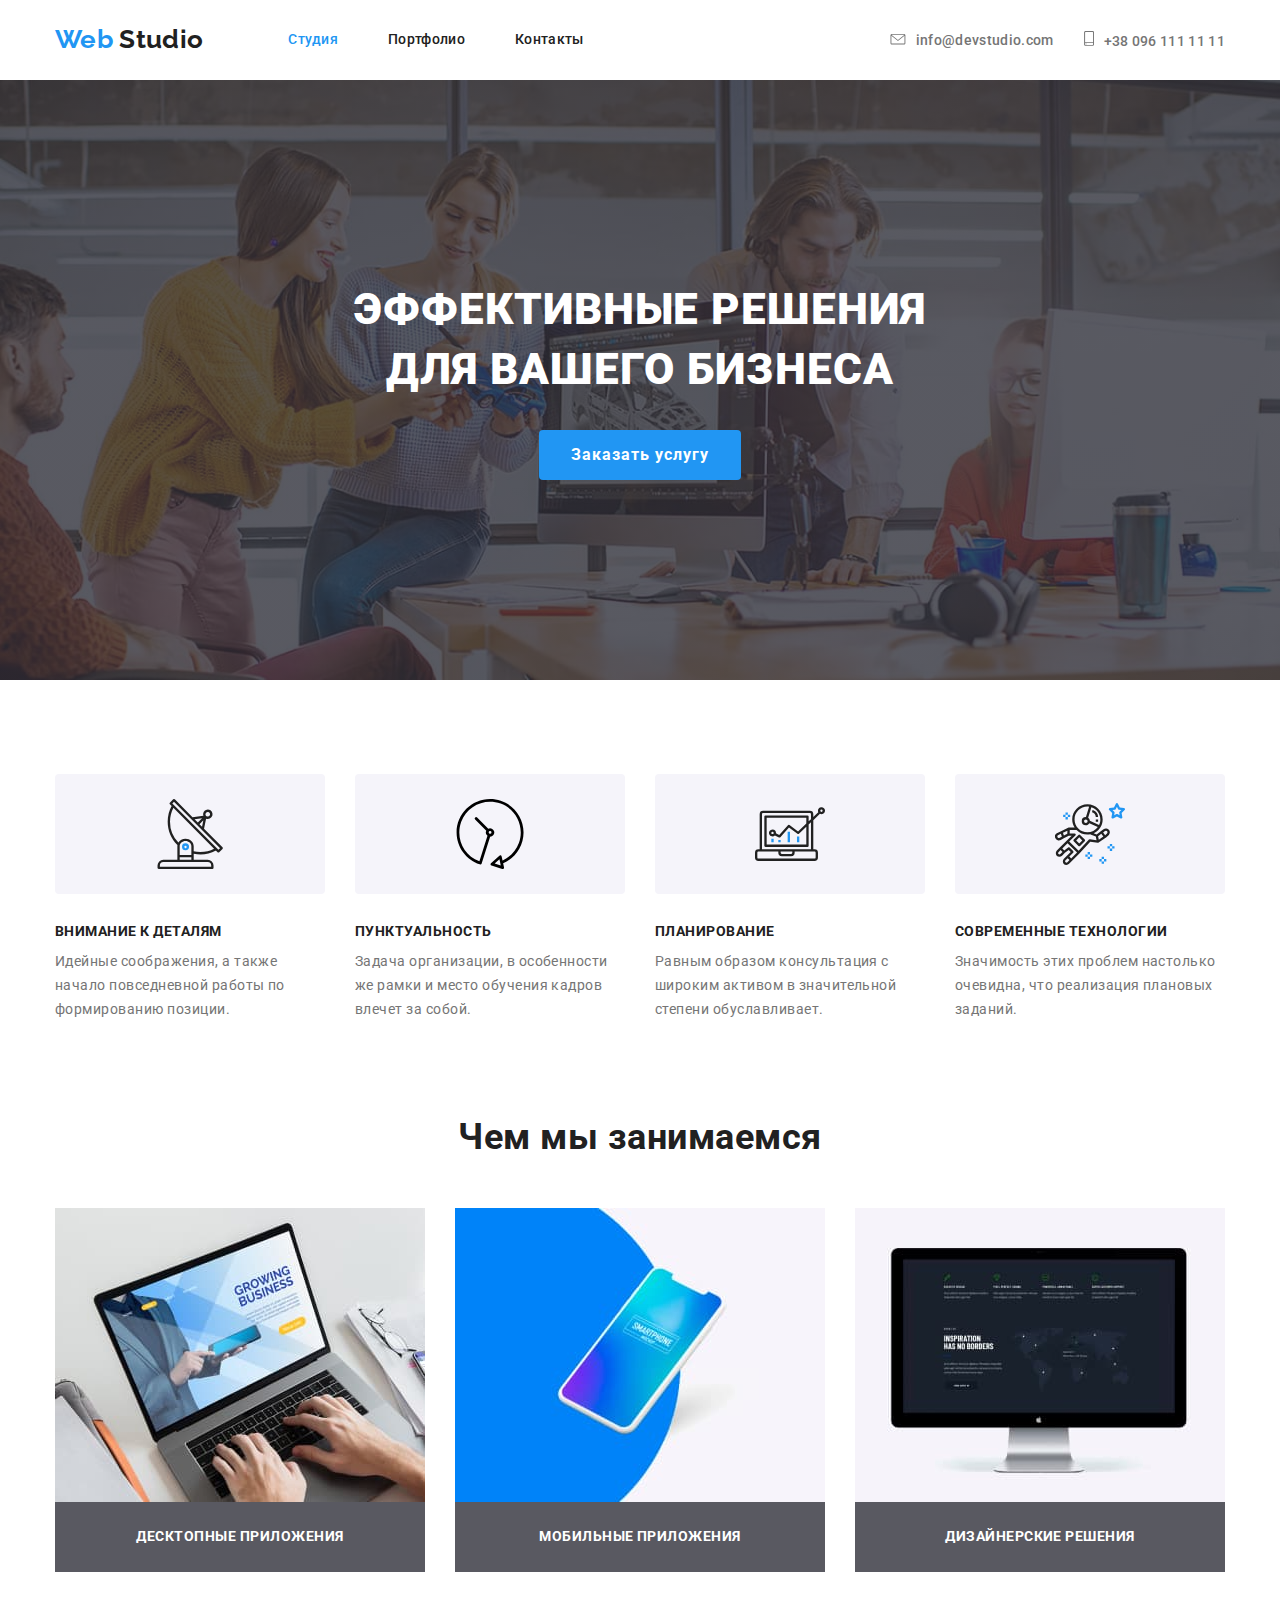
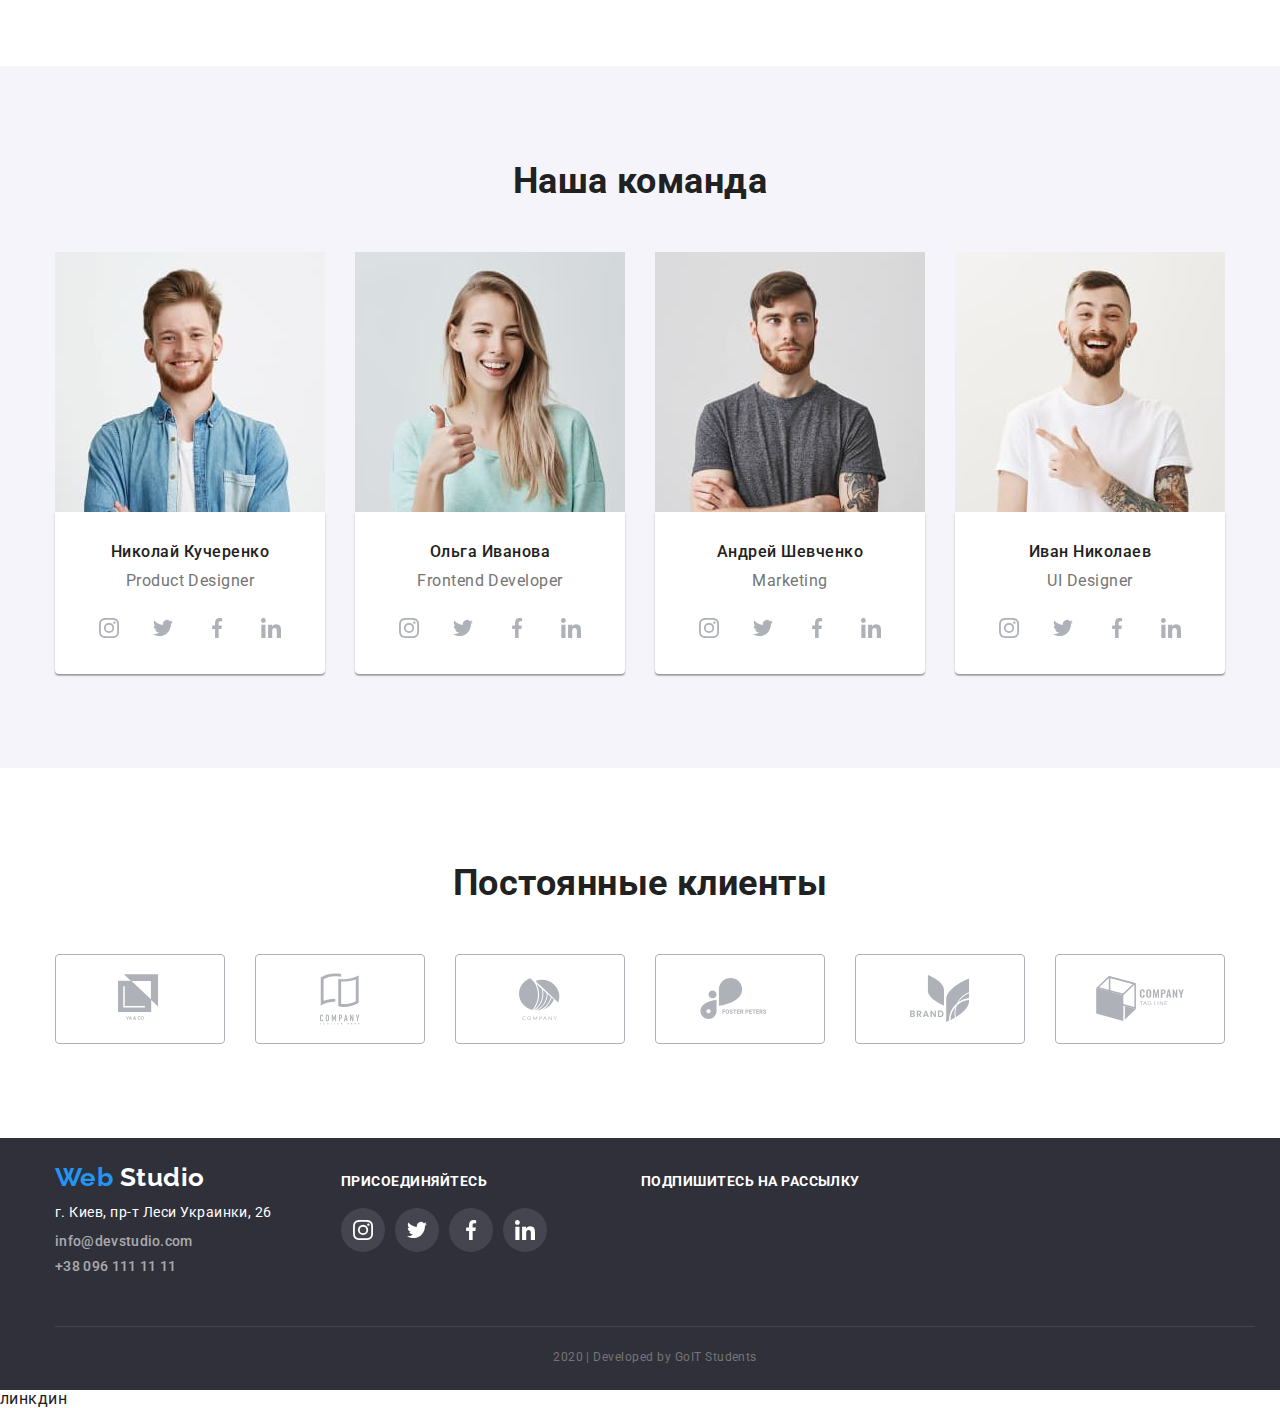
<file: index.html>
<!DOCTYPE html>
<html lang="ru">
  <head>
    <meta charset="UTF-8" />
    <meta name="viewport" content="width=device-width, initial-scale=1.0" />
    <link
      href="https://fonts.googleapis.com/css2?family=Raleway:wght@700&family=Roboto:wght@400;500;700;900&display=swap"
      rel="stylesheet"
    />
    <link
      rel="stylesheet"
      href="https://cdnjs.cloudflare.com/ajax/libs/modern-normalize/0.6.0/modern-normalize.min.css"
    />
    <link rel="stylesheet" href="./css/styles.css" />
    <title>Web Studio v.1</title>
  </head>
  <body>
    <!--Head-->
    <header>
      <div class="container main-nav">
        <nav>
          <ul class="site-nav list">
            <li>
              <span class="logo"
                ><a href="./index.html" class="link"
                  ><span class="accent">Web </span>Studio</a
                ></span
              >
            </li>
            <li class="item"><a href="#" class="link current">Студия</a></li>
            <li class="item">
              <a href="./portfolio.html" class="link">Портфолио</a>
            </li>
            <li class="item"><a href="#" class="link">Контакты</a></li>
          </ul>
        </nav>
        <address class="contact">
          <div class="mail-block">
            <a href="mailto:info@devstudio.com" class="us"
              ><svg class="contact-icon mail">
                <use href="./images/symbol-defs.svg#icon-envelope"></use></svg
              >info@devstudio.com</a
            >
          </div>
          <div class="phone-block">
            <a href="tel:+380961111111" class="us"
              ><svg class="contact-icon smartphone">
                <use href="./images/symbol-defs.svg#icon-smartphone"></use></svg
              >+38 096 111 11 11</a
            >
          </div>
        </address>
      </div>
    </header>
    <main>
      <!--Hero-->
      <section class="section-hero">
        <div class="overlay">
          <h1 class="hero">
            эффективные решения <br />
            для вашего бизнеса
          </h1>
          <div class="order">
            <a href="#" class="hero-button">Заказать услугу</a>
          </div>
        </div>
      </section>
      <!--Features-->
      <section class="section features">
        <div class="container">
          <h2 class="section-title visually-hidden">Функции</h2>
          <ul class="feature list content">
            <li class="item">
              <div class="feature-icon">
                <svg class="antenna" width="70" height="70">
                  <use href="./images/symbol-defs.svg#icon-antenna"></use>
                </svg>
              </div>
              <h3 class="title">Внимание к деталям</h3>
              <p class="text">
                Идейные соображения, а также начало повседневной работы по
                формированию позиции.
              </p>
            </li>
            <li class="item">
              <div class="feature-icon">
                <svg class="clock" width="70" height="70">
                  <use href="./images/symbol-defs.svg#icon-clock"></use>
                </svg>
              </div>
              <h3 class="title">Пунктуальность</h3>
              <p class="text">
                Задача организации, в особенности же рамки и место обучения
                кадров влечет за собой.
              </p>
            </li>
            <li class="item">
              <div class="feature-icon">
                <svg class="diagram" width="70" height="70">
                  <use href="./images/symbol-defs.svg#icon-diagram"></use>
                </svg>
              </div>
              <h3 class="title">Планирование</h3>
              <p class="text">
                Равным образом консультация с широким активом в значительной
                степени обуславливает.
              </p>
            </li>
            <li class="item">
              <div class="feature-icon">
                <svg class="astronaut" width="70" height="70">
                  <use href="./images/symbol-defs.svg#icon-astronaut"></use>
                </svg>
              </div>
              <h3 class="title">Современные технологии</h3>
              <p class="text">
                Значимость этих проблем настолько очевидна, что реализация
                плановых заданий.
              </p>
            </li>
          </ul>
        </div>
      </section>
      <!--Services-->
      <section class="section services">
        <div class="container">
          <h2 class="section-title">Чем мы занимаемся</h2>
          <ul class="feature list content">
            <li class="service-item">
              <img src="./images/desctop.jpg" alt="рабочий стол" width="370" />
              <a href="#" class="subtitle">Десктопные приложения</a>
            </li>
            <li class="service-item">
              <img src="./images/smartphone.jpg" alt="смартфон" width="370" />
              <a href="#" class="subtitle">Мобильные приложения</a>
            </li>
            <li class="service-item">
              <img
                src="./images/desctop-design.jpg"
                alt="дизайн рабочего стола"
                width="370"
              />
              <a href="#" class="subtitle">Дизайнерские решения</a>
            </li>
          </ul>
        </div>
      </section>
      <!--Team-->
      <section class="section team">
        <div class="container">
          <h2 class="section-title">Наша команда</h2>
          <ul class="feature list content">
            <li class="item">
              <img
                src="./images/john-smith.jpg"
                alt="Николай Кучеренко"
                width="270"
              />
              <div class="team-content">
                <h3 class="team-member">Николай Кучеренко</h3>
                <p class="profession">Product Designer</p>
                <ul class="list item link">
                  <li class="team-social">
                    <a href="#" class="social-link">
                      <svg class="social-icon">
                        <use
                          href="./images/symbol-defs.svg#icon-instagram2"
                        ></use>
                      </svg>
                    </a>
                  </li>
                  <li class="team-social">
                    <a href="#" class="social-link">
                      <svg class="social-icon">
                        <use
                          href="./images/symbol-defs.svg#icon-twitter1"
                        ></use>
                      </svg>
                    </a>
                  </li>
                  <li class="team-social">
                    <a href="#" class="social-link">
                      <svg class="social-icon">
                        <use
                          href="./images/symbol-defs.svg#icon-facebook1"
                        ></use></svg
                    ></a>
                  </li>
                  <li class="team-social">
                    <a href="#" class="social-link">
                      <svg class="social-icon">
                        <use
                          href="./images/symbol-defs.svg#icon-linkedin1"
                        ></use></svg
                    ></a>
                  </li>
                </ul>
              </div>
            </li>
            <li class="item">
              <img
                src="./images/marta-stewart.jpg"
                alt="Ольга Иванова"
                width="270"
              />
              <div class="team-content">
                <h3 class="team-member">Ольга Иванова</h3>
                <p class="profession">Frontend Developer</p>
                <ul class="list item link">
                  <li class="team-social">
                    <a href="#" class="social-link">
                      <svg class="social-icon">
                        <use
                          href="./images/symbol-defs.svg#icon-instagram2"
                        ></use>
                      </svg>
                    </a>
                  </li>
                  <li class="team-social">
                    <a href="#" class="social-link">
                      <svg class="social-icon">
                        <use
                          href="./images/symbol-defs.svg#icon-twitter1"
                        ></use>
                      </svg>
                    </a>
                  </li>
                  <li class="team-social">
                    <a href="#" class="social-link">
                      <svg class="social-icon">
                        <use
                          href="./images/symbol-defs.svg#icon-facebook1"
                        ></use></svg
                    ></a>
                  </li>
                  <li class="team-social">
                    <a href="#" class="social-link">
                      <svg class="social-icon">
                        <use
                          href="./images/symbol-defs.svg#icon-linkedin1"
                        ></use></svg
                    ></a>
                  </li>
                </ul>
              </div>
            </li>
            <li class="item">
              <img
                src="./images/robert-jakis.jpg"
                alt="Андрей Шевченко"
                width="270"
              />
              <div class="team-content">
                <h3 class="team-member">Андрей Шевченко</h3>
                <p class="profession">Marketing</p>
                <ul class="list item link">
                  <li class="team-social">
                    <a href="#" class="social-link">
                      <svg class="social-icon">
                        <use
                          href="./images/symbol-defs.svg#icon-instagram2"
                        ></use>
                      </svg>
                    </a>
                  </li>
                  <li class="team-social">
                    <a href="#" class="social-link">
                      <svg class="social-icon">
                        <use
                          href="./images/symbol-defs.svg#icon-twitter1"
                        ></use>
                      </svg>
                    </a>
                  </li>
                  <li class="team-social">
                    <a href="#" class="social-link">
                      <svg class="social-icon">
                        <use
                          href="./images/symbol-defs.svg#icon-facebook1"
                        ></use></svg
                    ></a>
                  </li>
                  <li class="team-social">
                    <a href="#" class="social-link">
                      <svg class="social-icon">
                        <use
                          href="./images/symbol-defs.svg#icon-linkedin1"
                        ></use></svg
                    ></a>
                  </li>
                </ul>
              </div>
            </li>
            <li class="item">
              <img
                src="./images/martin-doe.jpg"
                alt="Иван Николаев"
                width="270"
              />
              <div class="team-content">
                <h3 class="team-member">Иван Николаев</h3>
                <p class="profession">UI Designer</p>
                <ul class="list item link">
                  <li class="team-social">
                    <a href="#" class="social-link">
                      <svg class="social-icon">
                        <use
                          href="./images/symbol-defs.svg#icon-instagram2"
                        ></use>
                      </svg>
                    </a>
                  </li>
                  <li class="team-social">
                    <a href="#" class="social-link">
                      <svg class="social-icon">
                        <use
                          href="./images/symbol-defs.svg#icon-twitter1"
                        ></use>
                      </svg>
                    </a>
                  </li>
                  <li class="team-social">
                    <a href="#" class="social-link">
                      <svg class="social-icon">
                        <use
                          href="./images/symbol-defs.svg#icon-facebook1"
                        ></use></svg
                    ></a>
                  </li>
                  <li class="team-social">
                    <a href="#" class="social-link">
                      <svg class="social-icon">
                        <use
                          href="./images/symbol-defs.svg#icon-linkedin1"
                        ></use></svg
                    ></a>
                  </li>
                </ul>
              </div>
            </li>
          </ul>
        </div>
      </section>
      <!--Clients-->
      <section class="section clients">
        <div class="container">
          <h2 class="section-title">Постоянные клиенты</h2>
          <ul class="feature list content">
            <li class="client">
              <a href="#" class="client-link" aria-label="лого1">
                <svg class="client-icon" width="44.27" height="49.23">
                  <use href="./images/symbol-defs.svg#icon-logo1"></use></svg
              ></a>
            </li>
            <li class="client">
              <a href="#" class="client-link" aria-label="лого2">
                <svg class="client-icon" width="40" height="52">
                  <use href="./images/symbol-defs.svg#icon-logo2"></use></svg
              ></a>
            </li>
            <li class="client">
              <a href="#" class="client-link" aria-label="лого3">
                <svg class="client-icon" width="41" height="42.6">
                  <use href="./images/symbol-defs.svg#icon-logo3"></use></svg
              ></a>
            </li>
            <li class="client">
              <a href="#" class="client-link" aria-label="лого4">
                <svg class="client-icon" width="79.66" height="42.02">
                  <use href="./images/symbol-defs.svg#icon-logo4"></use></svg
              ></a>
            </li>
            <li class="client">
              <a href="#" class="client-link" aria-label="лого5">
                <svg class="client-icon" width="59" height="47">
                  <use href="./images/symbol-defs.svg#icon-logo5"></use></svg
              ></a>
            </li>
            <li class="client">
              <a href="#" class="client-link" aria-label="лого6">
                <svg class="client-icon" width="88.48" height="45.44">
                  <use href="./images/symbol-defs.svg#icon-logo6"></use></svg
              ></a>
            </li>
          </ul>
        </div>
      </section>
    </main>
    <!--Footer-->
    <footer class="footer">
      <div class="container">
        <div class="foot-nav">
          <div class="foot-contact">
            <span class="logo"
              ><a href="/" class="link"
                ><span class="accent">Web </span
                ><span class="secondary-accent"> Studio</span></a
              ></span
            >
            <address class="foot-address">
              <p class="address">г. Киев, пр-т Леси Украинки, 26</p>
              <a href="mailto:info@devstudio.com" class="us"
                >info@devstudio.com</a
              >
              <a href="tel:+380961111111" class="us">+38 096 111 11 11</a>
            </address>
          </div>
          <div class="social">
            <p class="join title">присоединяйтесь</p>
            <div class="footer-link">
              <a href="#" class="social-link" aria-label="инстаграм">
                <svg class="social-icon">
                  <use href="./images/symbol-defs.svg#icon-instagram2"></use>
                </svg>
              </a>
              <a href="#" class="social-link" aria-label="твитер">
                <svg class="social-icon">
                  <use href="./images/symbol-defs.svg#icon-twitter1"></use>
                </svg>
              </a>
              <a href="#" class="social-link" aria-label="твитер">
                <svg class="social-icon" aria-label="фейсбук">
                  <use href="./images/symbol-defs.svg#icon-facebook1"></use>
                </svg>
              </a>
              <a href="#" class="social-link" aria-label="линкдин">
                <svg class="social-icon" aria-label="">
                  <use href="./images/symbol-defs.svg#icon-linkedin1"></use>
                </svg>
              </a>
            </div>
          </div>
          <p class="subscribe">Подпишитесь на рассылку</p>
        </div>
        <p class="copyright container">2020 | Developed by GoIT Students</p>
      </div>
    </footer>
  </body>
</html>
линкдин
</file>
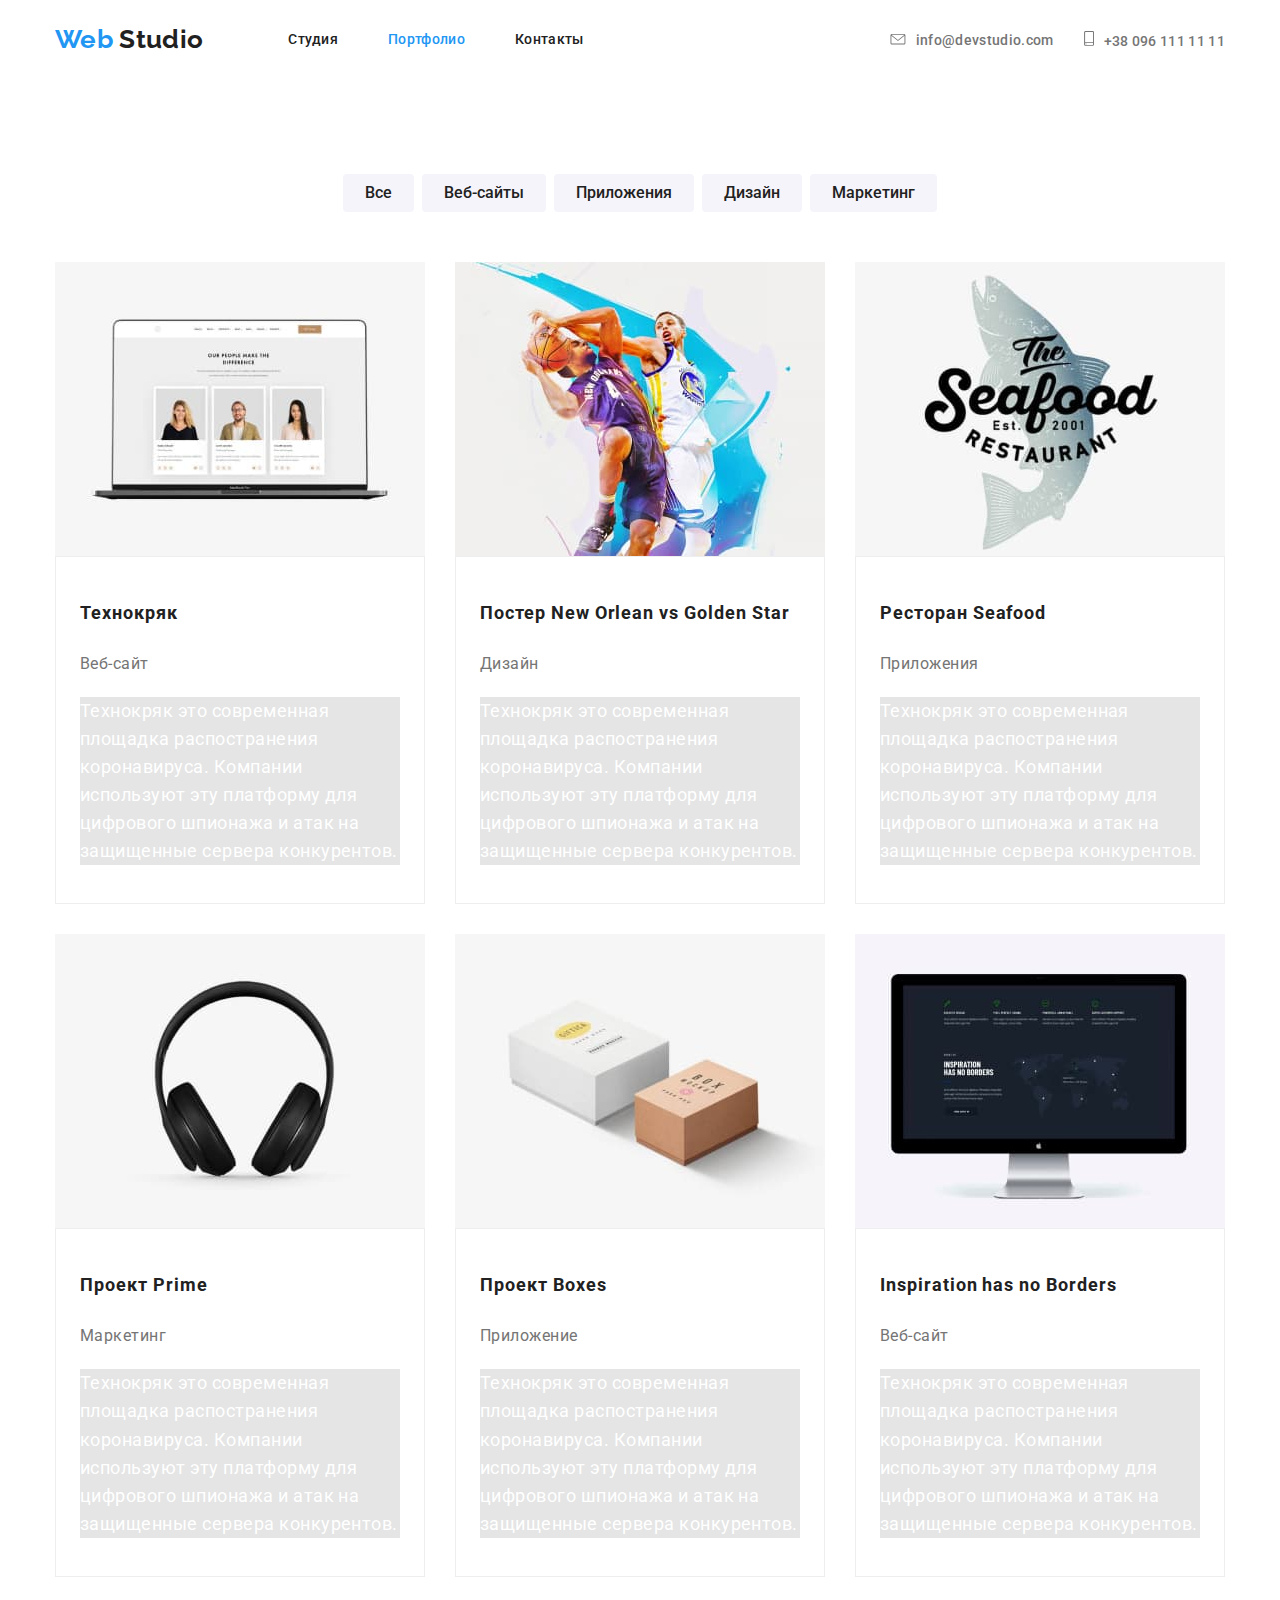
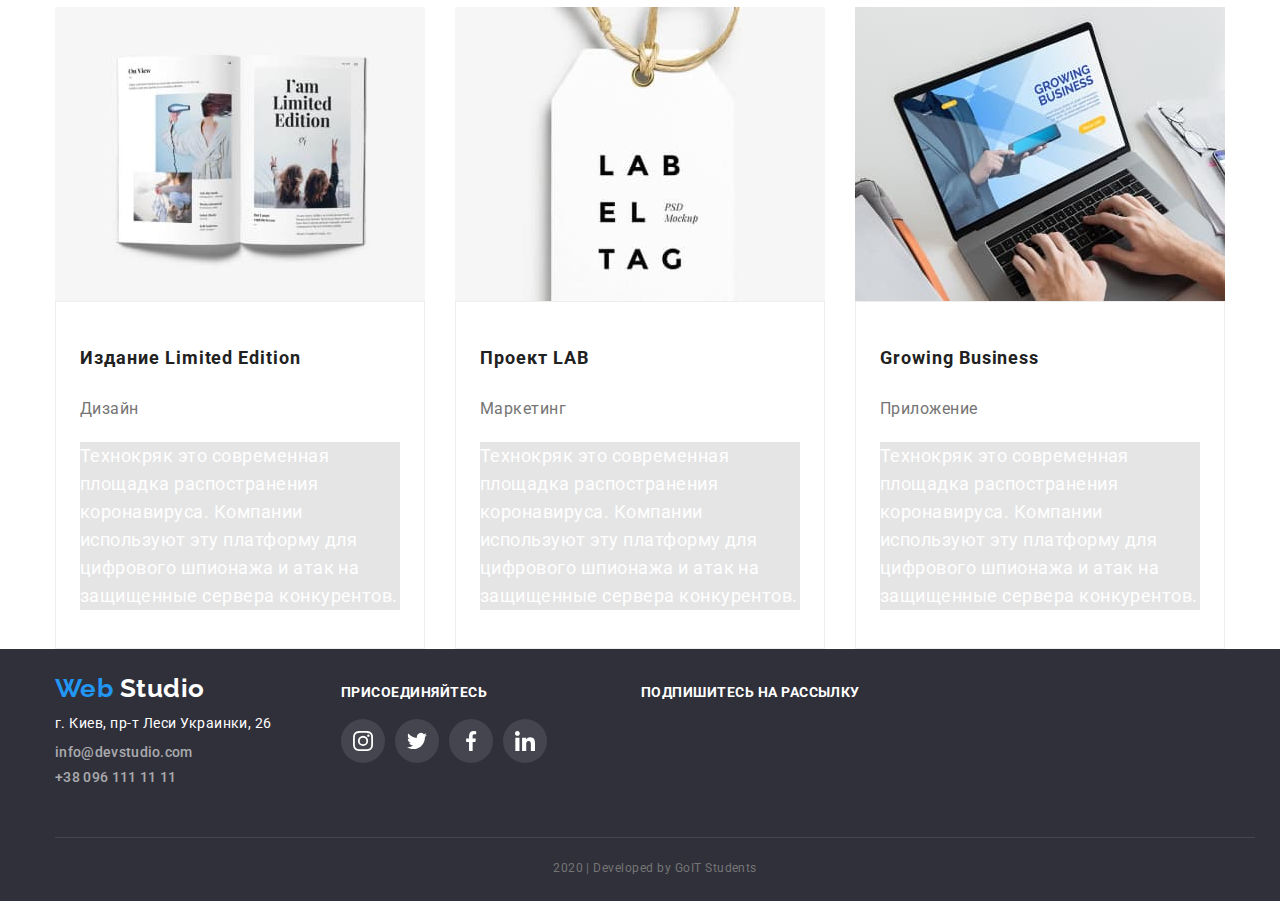
<file: portfolio.html>
<!DOCTYPE html>
<html lang="ru">
  <head>
    <meta charset="UTF-8" />
    <meta name="viewport" content="width=device-width, initial-scale=1.0" />
    <link
      href="https://fonts.googleapis.com/css2?family=Raleway:wght@700&family=Roboto:wght@400;500;700;900&display=swap"
      rel="stylesheet"
    />
    <link
      rel="stylesheet"
      href="https://cdnjs.cloudflare.com/ajax/libs/modern-normalize/0.6.0/modern-normalize.min.css"
    />
    <link rel="stylesheet" href="./css/styles.css" />
    <title>Portfolio</title>
  </head>
  <body>
    <!--Head-->
    <header>
      <div class="container main-nav">
        <nav>
          <ul class="site-nav list">
            <li>
              <span class="logo"
                ><a href="./index.html" class="link"
                  ><span class="accent">Web </span>Studio</a
                ></span
              >
            </li>
            <li class="item"><a href="./index.html" class="link">Студия</a></li>
            <li class="item">
              <a href="./portfolio.html" class="link current">Портфолио</a>
            </li>
            <li class="item"><a href="#" class="link">Контакты</a></li>
          </ul>
        </nav>
        <address class="contact">
          <div class="mail-block"><a href="mailto:info@devstudio.com" class="us"><svg class="contact-icon mail">
   <use href="./images/symbol-defs.svg#icon-envelope">              
   </use>
 </svg>info@devstudio.com</a></div>
 <div class="phone-block"><a href="tel:+380961111111" class="us"><svg class="contact-icon smartphone">
   <use href="./images/symbol-defs.svg#icon-smartphone">              
   </use>
 </svg>+38 096 111 11 11</a></div>
</address>
      </div>
    </header>
    <main class="portfolio-main">
      <!-- Fillters -->
      <section>
        <div class="container">
          <h1 class="section-name visually-hidden">Фильтры</h1>
          <ul class="feature list filters">
            <li class="nav-button"><button class="button">Все</button></li>
            <li class="nav-button">
              <button class="button">Веб-сайты</button>
            </li>
            <li class="nav-button">
              <button class="button">Приложения</button>
            </li>
            <li class="nav-button"><button class="button">Дизайн</button></li>
            <li class="nav-button">
              <button class="button">Маркетинг</button>
            </li>
          </ul>
        </div>
      </section>
      <!-- Portfolio -->
      <section>
        <div class="container">
          <h2 class="section-name visually-hidden">Portfolio</h2>
          <ul class="portfolio list">
            <li class="item">
              <a href="#" class="example"
                ><img
                  class="portfolio-image"
                  src="./images/project1.jpg"
                  alt="проект1"
                />
                <div class="item-content">
                  <h3 class="title">Технокряк</h3>
                  <p class="example-type">Веб-сайт</p>
                  <p class="example-text">
                    Технокряк это современная площадка распостранения
                    коронавируса. Компании используют эту платформу для
                    цифрового шпионажа и атак на защищенные сервера конкурентов.
                  </p>
                </div>
              </a>
            </li>
            <li class="item">
              <a href="#" class="example"
                ><img src="./images/project2.jpg" alt="проект2" />
                <div class="item-content">
                  <h3 class="title">Постер New Orlean vs Golden Star</h3>
                  <p class="example-type">Дизайн</p>
                  <p class="example-text">
                    Технокряк это современная площадка распостранения
                    коронавируса. Компании используют эту платформу для
                    цифрового шпионажа и атак на защищенные сервера конкурентов.
                  </p>
                </div>
              </a>
            </li>
            <li class="item">
              <a href="#" class="example"
                ><img src="./images/project3.jpg" alt="проект3" />
                <div class="item-content">
                  <h3 class="title">Ресторан Seafood</h3>
                  <p class="example-type">Приложения</p>
                  <p class="example-text">
                    Технокряк это современная площадка распостранения
                    коронавируса. Компании используют эту платформу для
                    цифрового шпионажа и атак на защищенные сервера конкурентов.
                  </p>
                </div>
              </a>
            </li>
            <li class="item">
              <a href="#" class="example"
                ><img src="./images/project4.jpg" alt="проект4" />
                <div class="item-content">
                  <h3 class="title">Проект Prime</h3>
                  <p class="example-type">Маркетинг</p>
                  <p class="example-text">
                    Технокряк это современная площадка распостранения
                    коронавируса. Компании используют эту платформу для
                    цифрового шпионажа и атак на защищенные сервера конкурентов.
                  </p>
                </div>
              </a>
            </li>
            <li class="item">
              <a href="#" class="example"
                ><img src="./images/project5.jpg" alt="проект5" />
                <div class="item-content">
                  <h3 class="title">Проект Boxes</h3>
                  <p class="example-type">Приложение</p>
                  <p class="example-text">
                    Технокряк это современная площадка распостранения
                    коронавируса. Компании используют эту платформу для
                    цифрового шпионажа и атак на защищенные сервера конкурентов.
                  </p>
                </div>
              </a>
            </li>
            <li class="item">
              <a href="#" class="example"
                ><img src="./images/project6.jpg" alt="проект6" />
                <div class="item-content">
                  <h3 class="title">Inspiration has no Borders</h3>
                  <p class="example-type">Веб-сайт</p>
                  <p class="example-text">
                    Технокряк это современная площадка распостранения
                    коронавируса. Компании используют эту платформу для
                    цифрового шпионажа и атак на защищенные сервера конкурентов.
                  </p>
                </div>
              </a>
            </li>
            <li class="item">
              <a href="#" class="example"
                ><img src="./images/project7.jpg" alt="проект7" />
                <div class="item-content">
                  <h3 class="title">Издание Limited Edition</h3>
                  <p class="example-type">Дизайн</p>
                  <p class="example-text">
                    Технокряк это современная площадка распостранения
                    коронавируса. Компании используют эту платформу для
                    цифрового шпионажа и атак на защищенные сервера конкурентов.
                  </p>
                </div>
              </a>
            </li>
            <li class="item">
              <a href="#" class="example"
                ><img src="./images/project8.jpg" alt="проект8" />
                <div class="item-content">
                  <h3 class="title">Проект LAB</h3>
                  <p class="example-type">Маркетинг</p>
                  <p class="example-text">
                    Технокряк это современная площадка распостранения
                    коронавируса. Компании используют эту платформу для
                    цифрового шпионажа и атак на защищенные сервера конкурентов.
                  </p>
                </div>
              </a>
            </li>
            <li class="item">
              <a href="#" class="example"
                ><img src="./images/project9.jpg" alt="проект9" />
                <div class="item-content">
                  <h3 class="title">Growing Business</h3>
                  <p class="example-type">Приложение</p>
                  <p class="example-text">
                    Технокряк это современная площадка распостранения
                    коронавируса. Компании используют эту платформу для
                    цифрового шпионажа и атак на защищенные сервера конкурентов.
                  </p>
                </div>
              </a>
            </li>
          </ul>
        </div>
      </section>
    </main>

    <!--Footer-->
    <footer class="footer">
      <div class="container">
        <div class="foot-nav">
          <div class="foot-contact">
            <span class="logo"
              ><a href="/" class="link"
                ><span class="accent">Web </span
                ><span class="secondary-accent"> Studio</span></a
              ></span
            >
            <address class="foot-address">
              <p class="address">г. Киев, пр-т Леси Украинки, 26</p>
              <a href="mailto:info@devstudio.com" class="us"
                >info@devstudio.com</a
              >
              <a href="tel:+380961111111" class="us">+38 096 111 11 11</a>
            </address>
          </div>
             <div class="social">
              <p class="join title">присоединяйтесь</p>
              <div class="footer-link">
                <a href="#" class="social-link" aria-label="инстаграм">
                  <svg class="social-icon" >
                    <use href="./images/symbol-defs.svg#icon-instagram2"></use>
                  </svg> </a>
                  <a href="#" class="social-link" aria-label="твитер">
                    <svg class="social-icon" >
                      <use href="./images/symbol-defs.svg#icon-twitter1"></use>
                    </svg> </a>
                    <a href="#" class="social-link" aria-label="твитер">
                      <svg class="social-icon" aria-label="фейсбук">
                        <use href="./images/symbol-defs.svg#icon-facebook1"></use>
                      </svg> </a>
                      <a href="#" class="social-link" aria-label="линкдин">
                        <svg class="social-icon" aria-label="" >
                          <use href="./images/symbol-defs.svg#icon-linkedin1"></use>
                        </svg> </a>
              </div>
            </div>
          <p class="subscribe">Подпишитесь на рассылку</p>
        </div>
        <p class="copyright container">2020 | Developed by GoIT Students</p>
      </div>
    </footer>
  </body>
</html>
</file>
<file: css/styles.css>
/* main page */
:root {
  --primary-text-color: #212121;
  --secondary-text-color: #757575;
  --accent-color: #2196f3;
  --title-accent-color: #ffffff;
  --footer-accent-color: rgba(255, 255, 255, 0.6);
  --background-color: #e5e5e5;
  --background-accent-color: rgba(47, 48, 58, 0.8);
  --footer-background-color: #2f303a;
}

html {
  box-sizing: border-box;
}

*,
*::before,
*::after {
  box-sizing: inherit;
}

body {
  color: var(--primary-text-color);
  font-family: Roboto, sans-serif;
  letter-spacing: 0.03rem;
}

.visually-hidden {
  position: absolute;
  width: 1px;
  height: 1px;
  margin: -1px;
  border: 0;
  padding: 0;
  clip: rect(0 0 0 0);
  overflow: hidden;
}

img {
  display: block;
  max-width: 100%;
  height: auto;
}

.list {
  list-style: none;
  padding: 0;
  margin: 0;
}

.container {
  margin: 0 auto;
  width: 1200px;
  padding-left: 15px;
  padding-right: 15px;
}
.section {
  padding-bottom: 94px;
}

/* logo */
.site-nav,
.contact {
  display: flex;
  align-items: center;
}

.site-nav .item:not(:last-child) {
  margin-right: 50px;
}

.site-nav .logo .link,
.footer .logo .link {
  color: var(--primary-text-color);
  font-family: Raleway, sans-serif;
  font-weight: 700;
  font-size: 26px;
  line-height: 1.2;
  text-decoration: none;
}

.logo {
  display: block;
  margin-right: 85px;
  padding-top: 24px;
  padding-bottom: 25px;
}

.accent {
  color: var(--accent-color);
}

/* site-nav */
.main-nav {
  display: flex;
}

.site-nav .link,
.us,
.contact .link {
  font-weight: 500;
  font-size: 14px;
  line-height: 1.14;
  letter-spacing: 0.02rem;
  text-decoration: none;
}

.site-nav .link,
.site-nav .us {
  color: var(--primary-text-color);
  display: block;
}

.site-nav .link.current {
  color: var(--accent-color);
}

.us {
  color: var(--secondary-text-color);
  font-style: normal;
}

.mail-block:hover .us,
.mail-block:hover .contact-icon {
  color: var(--accent-color);
  fill: var(--accent-color);
}

.phone-block:hover .us,
.phone-block:hover .contact-icon {
  color: var(--accent-color);
  fill: var(--accent-color);
}
.link:hover,
.link:hover {
  color: var(--accent-color);
}

/* upper contacts */

.contact {
  margin-left: auto;
}

.phone-block {
  display: flex;
  margin-left: 30px;
}

.contact .link {
  color: var(--secondary-text-color);
  font-style: normal;
}

.contact .link:hover,
.contact .link:focus {
  fill: var(--accent-color);
}

.contact-icon {
  margin-right: 10px;
  fill: var(--secondary-text-color);
}

.mail {
  width: 16px;
  height: 11.2px;
}

.smartphone {
  width: 10px;
  height: 14.94px;
}

/* hero */
.section-hero {
  text-align: center;
  background-color: var(--footer-background-color);
  margin-bottom: 94px;
}

.hero {
  padding-top: 200px;
  margin-top: 0;
  margin-bottom: 30px;

  color: var(--title-accent-color);
  font-weight: 900;
  font-size: 44px;
  line-height: 1.36;
  letter-spacing: 0.06rem;
  text-transform: uppercase;
}

/* overlay */
.overlay {
  max-width: 1600px;
  height: 600px;
  margin-left: auto;
  margin-right: auto;
  background-image: linear-gradient(
      to right,
      rgba(47, 48, 58, 0.8),
      rgba(47, 48, 58, 0.8)
    ),
    url(../images/Header\ img.jpg);
  background-color: rgba(47, 48, 58, 0.8);
  background-repeat: no-repeat;
  background-size: cover;
  background-position: center;
}

/* button */
.hero-button {
  display: inline-block;
  border-radius: 4px;
  padding: 10px 32px;
  min-width: 200px;
  border: transparent;

  color: var(--title-accent-color);
  background-color: var(--accent-color);
  font-weight: 700;
  font-size: 16px;
  line-height: 1.88;
  letter-spacing: 0.06rem;
  text-decoration: none;
}

.order {
  padding-bottom: 200px;
}

/* section */

.section-title {
  margin-top: 0px;
  margin-bottom: 50px;
  font-weight: 700;
  font-size: 36px;
  line-height: 1.17;
  text-align: center;
}

/* features */
.feature .title,
.feature .subtitle {
  font-weight: 700;
  font-size: 14px;
  line-height: 1.14;
  text-transform: uppercase;
}

.feature .title,
.feature .subtitle,
.feature .text {
  margin-top: 0;
}

.content {
  display: flex;
}

.feature .content {
  width: calc((100% - 90px) / 4);
}

.feature .item:not(:last-child) {
  margin-right: 30px;
}

.feature-icon {
  background-color: #f5f4fa;
  border-radius: 4px;
  display: inline-flex;
  width: 270px;
  height: 120px;
  justify-content: center;
  align-items: center;
}

.features .title {
  padding-top: 30px;
  padding-bottom: 10px;
  margin-bottom: 0px;
}

.feature .text {
  margin-bottom: 0px;
  color: var(--secondary-text-color);
  font-size: 14px;
  line-height: 1.7;
}

.section .features {
  padding-bottom: 94px;
}

/* services */

.services .feature .content {
  width: calc((100% - 60px) / 3);
}
.service-item:not(:last-child) {
  margin-right: 30px;
}
.feature .subtitle {
  display: block;
  padding: 27px;
  text-align: center;

  color: var(--title-accent-color);
  height: 70px;
  background-color: var(--background-accent-color);
  text-align: center;
  text-decoration: none;
}

.feature .subtitle:hover,
.feature .subtitle:focus {
  color: var(--secondary-text-color);
}

/* team */
.team {
  background-color: #f5f4fa;
}

.team .section-title,
.clients .section-title {
  padding-top: 94px;
}

.team .item {
  width: calc((100% - 90px) / 4);
}

.team-content {
  background-color: #ffffff;
  box-shadow: 0px 2px 1px rgba(0, 0, 0, 0.2), 0px 1px 1px rgba(0, 0, 0, 0.14),
    0px 1px 3px rgba(0, 0, 0, 0.12);
  border-radius: 0px 0px 4px 4px;
}
.team .item:not(:last-child) {
  margin-right: 30px;
}

.team-member,
.profession,
.social-link {
  margin-top: 0px;
}

.feature .team-member,
.feature .profession {
  font-size: 16px;
  line-height: 1.19;
  text-align: center;
}

.team-member {
  padding-top: 30px;
  padding-bottom: 10px;
  margin-bottom: 0px;

  font-weight: 500;
}

.profession {
  padding-bottom: 16px;
  margin-bottom: 0px;

  color: var(--secondary-text-color);
}

.team .item .link {
  display: flex;
  padding-left: 32px;
  padding-right: 32px;
  padding-bottom: 24px;
}

.social-link {
  display: flex;
  width: 44px;
  height: 44px;
  border-radius: 50%;
  border: none;
  justify-content: center;
  align-items: center;
}
.social-icon {
  width: 20px;
  height: 20px;
  fill: #afb1b8;
}

.team-social:not(:last-child) {
  margin-right: 10px;
}
.team-social:hover .social-link,
.team-social:hover .social-icon {
  background-color: var(--accent-color);
  fill: #ffffff;
}

/* clients */

.client {
  width: calc((100% - 150px) / 6);
}

.client:not(:last-child) {
  margin-right: 30px;
}

.client-link {
  display: flex;
  width: 170px;
  height: 90px;
  border: 1px solid #afb1b8;
  border-radius: 4px;
  justify-content: center;
  align-items: center;
}

.client-icon {
  fill: #afb1b8;
}

.client:hover .client-icon {
  fill: var(--accent-color);
}

.client:hover .client-link,
.client-link:focus {
  fill: var(--accent-color);
  border: 1px solid var(--accent-color);
  box-shadow: 0px 4px 4px rgba(0, 0, 0, 0.25);
  border-radius: 4px;
}

/* footer */
.footer {
  background-color: var(--footer-background-color);
}

.secondary-accent {
  color: var(--title-accent-color);
}

.foot-nav {
  display: flex;
  align-items: baseline;
}

.footer .address,
.footer .link,
.join,
.subscribe {
  font-size: 14px;
  line-height: 1.71;
}

.foot-contact .address {
  margin-right: 69px;
  margin-top: 0px;
  margin-bottom: 0px;
  padding-bottom: 9px;

  color: var(--title-accent-color);
  font-style: normal;
}

.foot-address {
  display: flex;
  flex-direction: column;
}
.foot-nav .logo {
  padding-bottom: 8px;
}

.footer .us {
  padding-bottom: 9px;
  color: var(--footer-accent-color);
}

.social {
  display: block;
  margin-right: 94px;
}

.footer-link {
  display: flex;
  margin-bottom: 74px;
}

.footer .social-link:not(:last-child) {
  margin-right: 10px;
}

.footer .social-link {
  background-color: rgba(255, 255, 255, 0.1);
}
.footer .social-link:hover {
  background-color: var(--accent-color);
}

.footer .social-icon {
  fill: var(--title-accent-color);
}
.join,
.subscribe {
  color: var(--title-accent-color);
  font-weight: 700;
  text-transform: uppercase;
}

.copyright {
  display: flex;
  justify-content: center;
  margin-top: 0px;
  margin-bottom: 0px;
  padding-top: 18px;
  padding-bottom: 21px;
  border-top: 1px solid rgba(255, 255, 255, 0.1);

  color: var(--secondary-text-color);
  font-size: 12px;
  line-height: 2;
  text-align: center;
}
/* portfolio page */
/* portfolio */

.button {
  display: block;
  border-radius: 4px;
  padding: 6px 22px;
  margin-top: 0;
  margin-bottom: 50px;

  color: var(--primary-text-color);
  background-color: #f5f4fa;
  border: none;
  font-family: inherit;
  font-weight: 500;
  font-size: 16px;
  line-height: 1.62;
  text-align: center;
}

.filters {
  display: flex;
  justify-content: center;
}

.filters .nav-button:not(:last-child) {
  margin-right: 8px;
}

.nav-button .button:hover,
.nav-button .button:focus {
  color: var(--title-accent-color);
  background-color: var(--accent-color);
  box-shadow: 0px 2px 2px rgba(0, 0, 0, 0.12), 0px 1px 2px rgba(0, 0, 0, 0.08),
    0px 3px 1px rgba(0, 0, 0, 0.1);
  border-radius: 4px;
}

.portfolio-main {
  padding-top: 94px;
}

.section-name {
  margin-top: 0;
  margin-bottom: 0;
  text-align: center;
}

.portfolio {
  display: flex;
  flex-wrap: wrap;
}

.portfolio .item {
  width: calc((100% - 60px) / 3);
  margin-right: 30px;
  margin-bottom: 30px;
  display: block;
}

.portfolio .item:nth-child(3n) {
  margin-right: 0;
}

.portfolio .item:nth-last-child(-n + 3) {
  margin-bottom: 0;
}

.portfolio .item:hover {
  background-color: #ffffff;
  border: 1px solid #eeeeee;
  box-sizing: border-box;
  box-shadow: 1px 4px 6px rgba(0, 0, 0, 0.16), 0px 4px 4px rgba(0, 0, 0, 0.06),
    0px 1px 1px rgba(0, 0, 0, 0.12);
}

.item-content {
  display: block;
  background: #ffffff;
  border: 1px solid #eeeeee;
  padding: 20px 24px;
}

.example {
  display: block;
  text-decoration: none;
}

.example .title {
  color: var(--primary-text-color);
  font-weight: 700;
  font-size: 18px;
  line-height: 2;
  letter-spacing: 0.06rem;
}

.example-type {
  color: var(--secondary-text-color);
  font-size: 16px;
  line-height: 1.87;
}

.example-text {
  color: var(--title-accent-color);
  background-color: var(--background-color);
  font-size: 18px;
  line-height: 1.56;
}

.example-text:hover,
.example-text:focus {
  background-color: var(--accent-color);
}

.join .title {
  margin-bottom: 20px;
}
</file>
